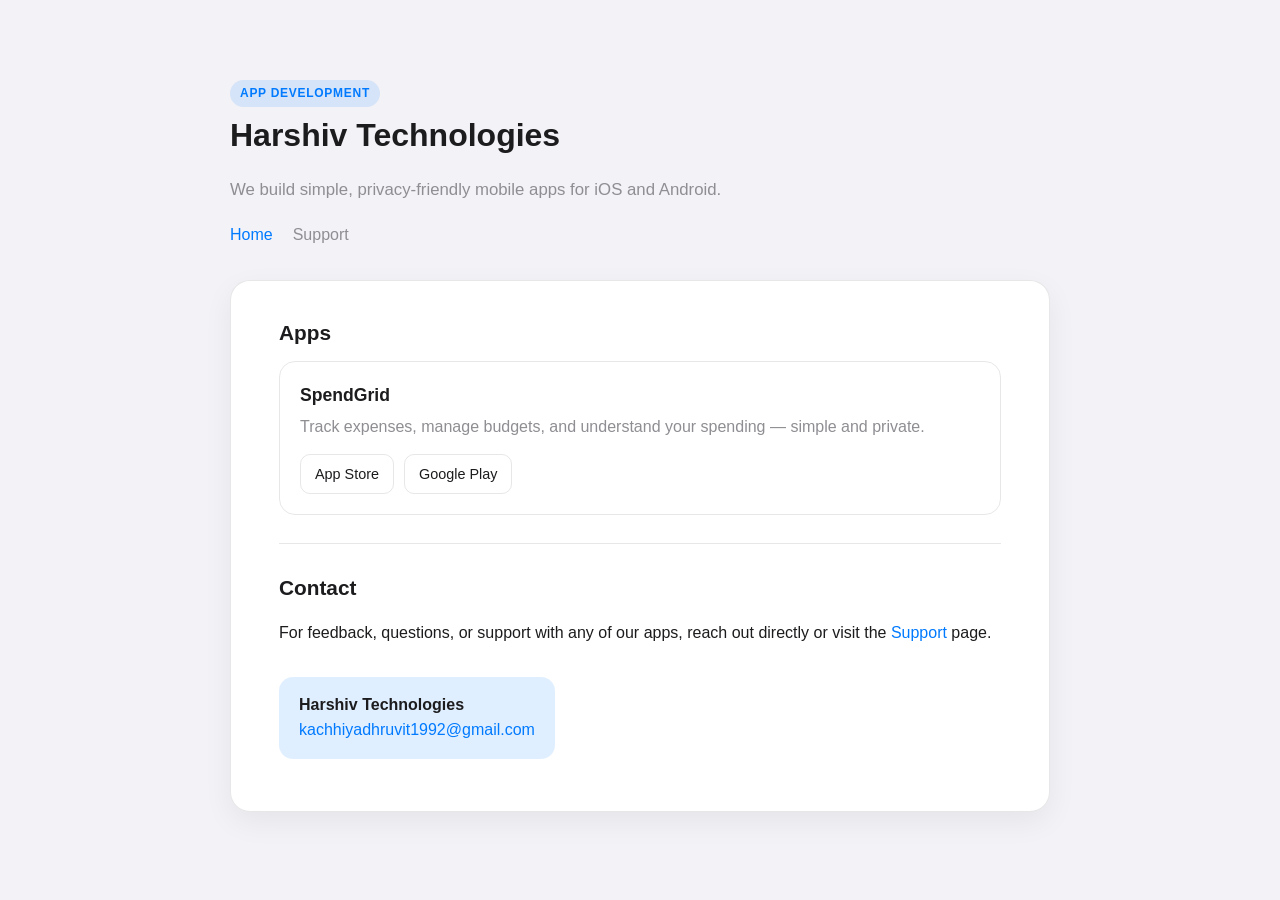
<file: index.html>
<!DOCTYPE html>
<html lang="en">
<head>
  <meta charset="UTF-8" />
  <meta name="viewport" content="width=device-width, initial-scale=1.0" />
  <title>Harshiv Technologies | App Development</title>
  <meta name="description" content="Harshiv Technologies builds simple, privacy-friendly mobile apps for iOS and Android. Explore our apps and get in touch for support." />
  <link rel="stylesheet" href="styles.css" />
</head>
<body>
  <div class="page-shell">
    <header class="hero">
      <div class="hero-copy">
        <span class="eyebrow">App Development</span>
        <h1>Harshiv Technologies</h1>
        <p class="lede">We build simple, privacy-friendly mobile apps for iOS and Android.</p>
      </div>
      <nav class="top-nav">
        <a class="nav-link current" href="index.html">Home</a>
        <a class="nav-link" href="support.html">Support</a>
      </nav>
    </header>

    <main class="content-card">
      <section id="apps">
        <h2>Apps</h2>
        <div class="app-list">
          <div class="app-card">
            <h3>SpendGrid</h3>
            <p>Track expenses, manage budgets, and understand your spending &mdash; simple and private.</p>
            <div class="store-links">
              <a class="store-link" href="https://apps.apple.com/us/app/spendgrid-expense-tracker/id6767112741">App Store</a>
              <a class="store-link" href="https://play.google.com/store/apps/details?id=com.jdk.spendgrid">Google Play</a>
            </div>
          </div>
        </div>
      </section>

      <section id="contact">
        <h2>Contact</h2>
        <p>For feedback, questions, or support with any of our apps, reach out directly or visit the <a href="support.html">Support</a> page.</p>
        <p class="contact-block">
          <strong>Harshiv Technologies</strong><br />
          <a href="mailto:kachhiyadhruvit1992@gmail.com">kachhiyadhruvit1992@gmail.com</a>
        </p>
      </section>
    </main>
  </div>
</body>
</html>
</file>
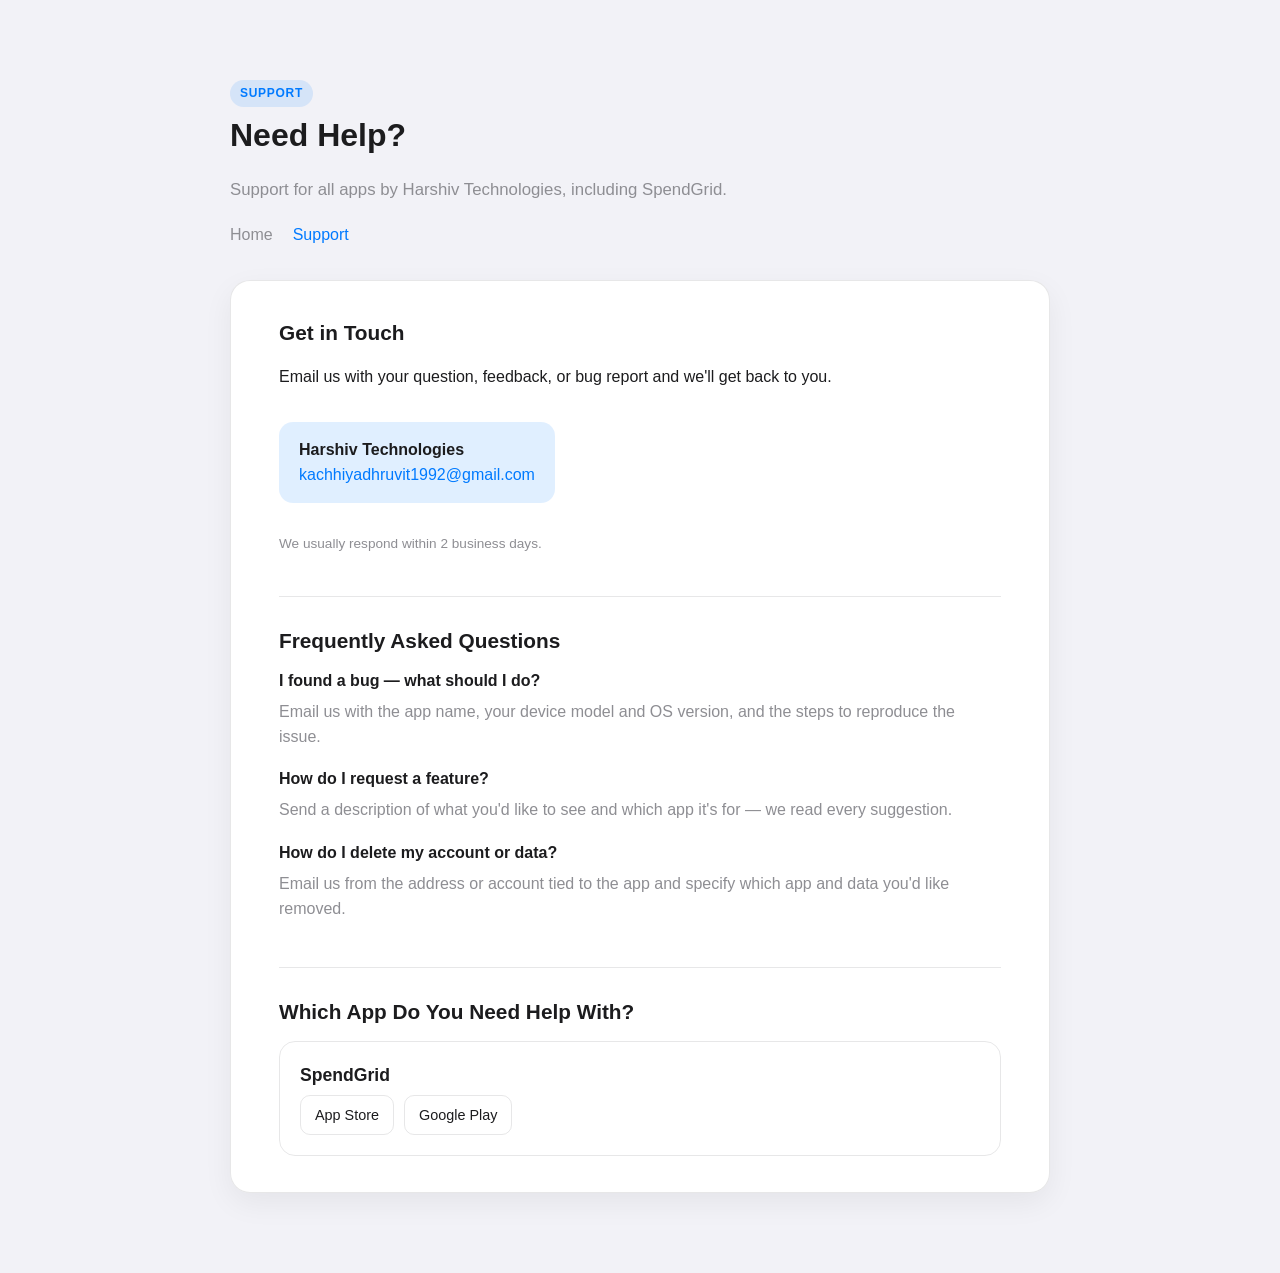
<file: support.html>
<!DOCTYPE html>
<html lang="en">
<head>
  <meta charset="UTF-8" />
  <meta name="viewport" content="width=device-width, initial-scale=1.0" />
  <title>Support | Harshiv Technologies</title>
  <meta name="description" content="Get support for apps by Harshiv Technologies, including SpendGrid. Contact details and frequently asked questions." />
  <link rel="stylesheet" href="styles.css" />
</head>
<body>
  <div class="page-shell">
    <header class="hero">
      <div class="hero-copy">
        <span class="eyebrow">Support</span>
        <h1>Need Help?</h1>
        <p class="lede">Support for all apps by Harshiv Technologies, including SpendGrid.</p>
      </div>
      <nav class="top-nav">
        <a class="nav-link" href="index.html">Home</a>
        <a class="nav-link current" href="support.html">Support</a>
      </nav>
    </header>

    <main class="content-card">
      <section id="contact">
        <h2>Get in Touch</h2>
        <p>Email us with your question, feedback, or bug report and we'll get back to you.</p>
        <p class="contact-block">
          <strong>Harshiv Technologies</strong><br />
          <a href="mailto:kachhiyadhruvit1992@gmail.com">kachhiyadhruvit1992@gmail.com</a>
        </p>
        <p class="meta">We usually respond within 2 business days.</p>
      </section>

      <section id="faq">
        <h2>Frequently Asked Questions</h2>

        <div class="faq-item">
          <h3>I found a bug &mdash; what should I do?</h3>
          <p>Email us with the app name, your device model and OS version, and the steps to reproduce the issue.</p>
        </div>

        <div class="faq-item">
          <h3>How do I request a feature?</h3>
          <p>Send a description of what you'd like to see and which app it's for &mdash; we read every suggestion.</p>
        </div>

        <div class="faq-item">
          <h3>How do I delete my account or data?</h3>
          <p>Email us from the address or account tied to the app and specify which app and data you'd like removed.</p>
        </div>
      </section>

      <section id="apps">
        <h2>Which App Do You Need Help With?</h2>
        <div class="app-list">
          <div class="app-card">
            <h3>SpendGrid</h3>
            <div class="store-links">
              <a class="store-link" href="https://apps.apple.com/us/app/spendgrid-expense-tracker/id6767112741">App Store</a>
              <a class="store-link" href="https://play.google.com/store/apps/details?id=com.jdk.spendgrid">Google Play</a>
            </div>
          </div>
        </div>
      </section>
    </main>
  </div>
</body>
</html>
</file>
<file: styles.css>
:root {
  --background: #f2f2f7;
  --paper: rgba(255, 255, 255, 0.96);
  --ink: #1c1c1e;
  --muted: #8e8e93;
  --line: rgba(60, 60, 67, 0.12);
  --accent: #007aff;
  --accent-soft: rgba(0, 122, 255, 0.12);
  --shadow: rgba(0, 0, 0, 0.06);
  --max-width: 860px;
}

* {
  box-sizing: border-box;
}

body {
  margin: 0;
  background: var(--background);
  color: var(--ink);
  font-family: -apple-system, BlinkMacSystemFont, "Segoe UI", Roboto, Helvetica, Arial, sans-serif;
  line-height: 1.55;
}

a {
  color: var(--accent);
  text-decoration: none;
}

a:hover {
  text-decoration: underline;
}

.page-shell {
  max-width: var(--max-width);
  margin: 0 auto;
  padding: 32px 20px 64px;
}

.hero {
  padding: 24px 0 32px;
}

.hero-copy h1 {
  font-size: 2rem;
  margin: 4px 0 12px;
}

.eyebrow {
  display: inline-block;
  font-size: 0.75rem;
  font-weight: 600;
  letter-spacing: 0.06em;
  text-transform: uppercase;
  color: var(--accent);
  background: var(--accent-soft);
  padding: 4px 10px;
  border-radius: 999px;
}

.lede {
  font-size: 1.05rem;
  color: var(--muted);
  max-width: 560px;
}

.top-nav {
  display: flex;
  gap: 20px;
  margin-top: 20px;
}

.nav-link {
  font-weight: 500;
  color: var(--muted);
}

.nav-link.current {
  color: var(--accent);
}

.content-card {
  background: var(--paper);
  border-radius: 20px;
  padding: 8px 32px;
  box-shadow: 0 10px 30px var(--shadow);
  border: 1px solid var(--line);
}

.content-card section {
  padding: 28px 0;
}

.content-card section + section {
  border-top: 1px solid var(--line);
}

.content-card h2 {
  font-size: 1.3rem;
  margin: 0 0 12px;
}

.notice {
  background: var(--accent-soft);
  border-radius: 12px;
  padding: 14px 18px;
  font-size: 0.95rem;
}

.meta {
  color: var(--muted);
  font-size: 0.85rem;
}

.contact-block {
  background: var(--accent-soft);
  border-radius: 14px;
  padding: 16px 20px;
  display: inline-block;
}

/* App cards (used on the home page's Apps section) */
.app-list {
  display: grid;
  gap: 18px;
}

.app-card {
  border: 1px solid var(--line);
  border-radius: 16px;
  padding: 20px;
}

.app-card h3 {
  margin: 0 0 6px;
  font-size: 1.1rem;
}

.app-card p {
  margin: 0 0 14px;
  color: var(--muted);
}

.store-links {
  display: flex;
  flex-wrap: wrap;
  gap: 10px;
}

.store-link {
  display: inline-block;
  border: 1px solid var(--line);
  border-radius: 10px;
  padding: 8px 14px;
  font-size: 0.9rem;
  font-weight: 500;
  color: var(--ink);
}

.store-link:hover {
  border-color: var(--accent);
  text-decoration: none;
}

/* FAQ list (used on the support page) */
.faq-item {
  margin-bottom: 18px;
}

.faq-item h3 {
  font-size: 1rem;
  margin: 0 0 6px;
}

.faq-item p {
  margin: 0;
  color: var(--muted);
}

@media (max-width: 480px) {
  .hero-copy h1 {
    font-size: 1.6rem;
  }

  .content-card {
    padding: 8px 20px;
  }
}

@media (min-width: 900px) {
  .page-shell {
    padding: 56px 20px 80px;
  }

  .content-card {
    padding: 8px 48px;
  }
}
</file>
